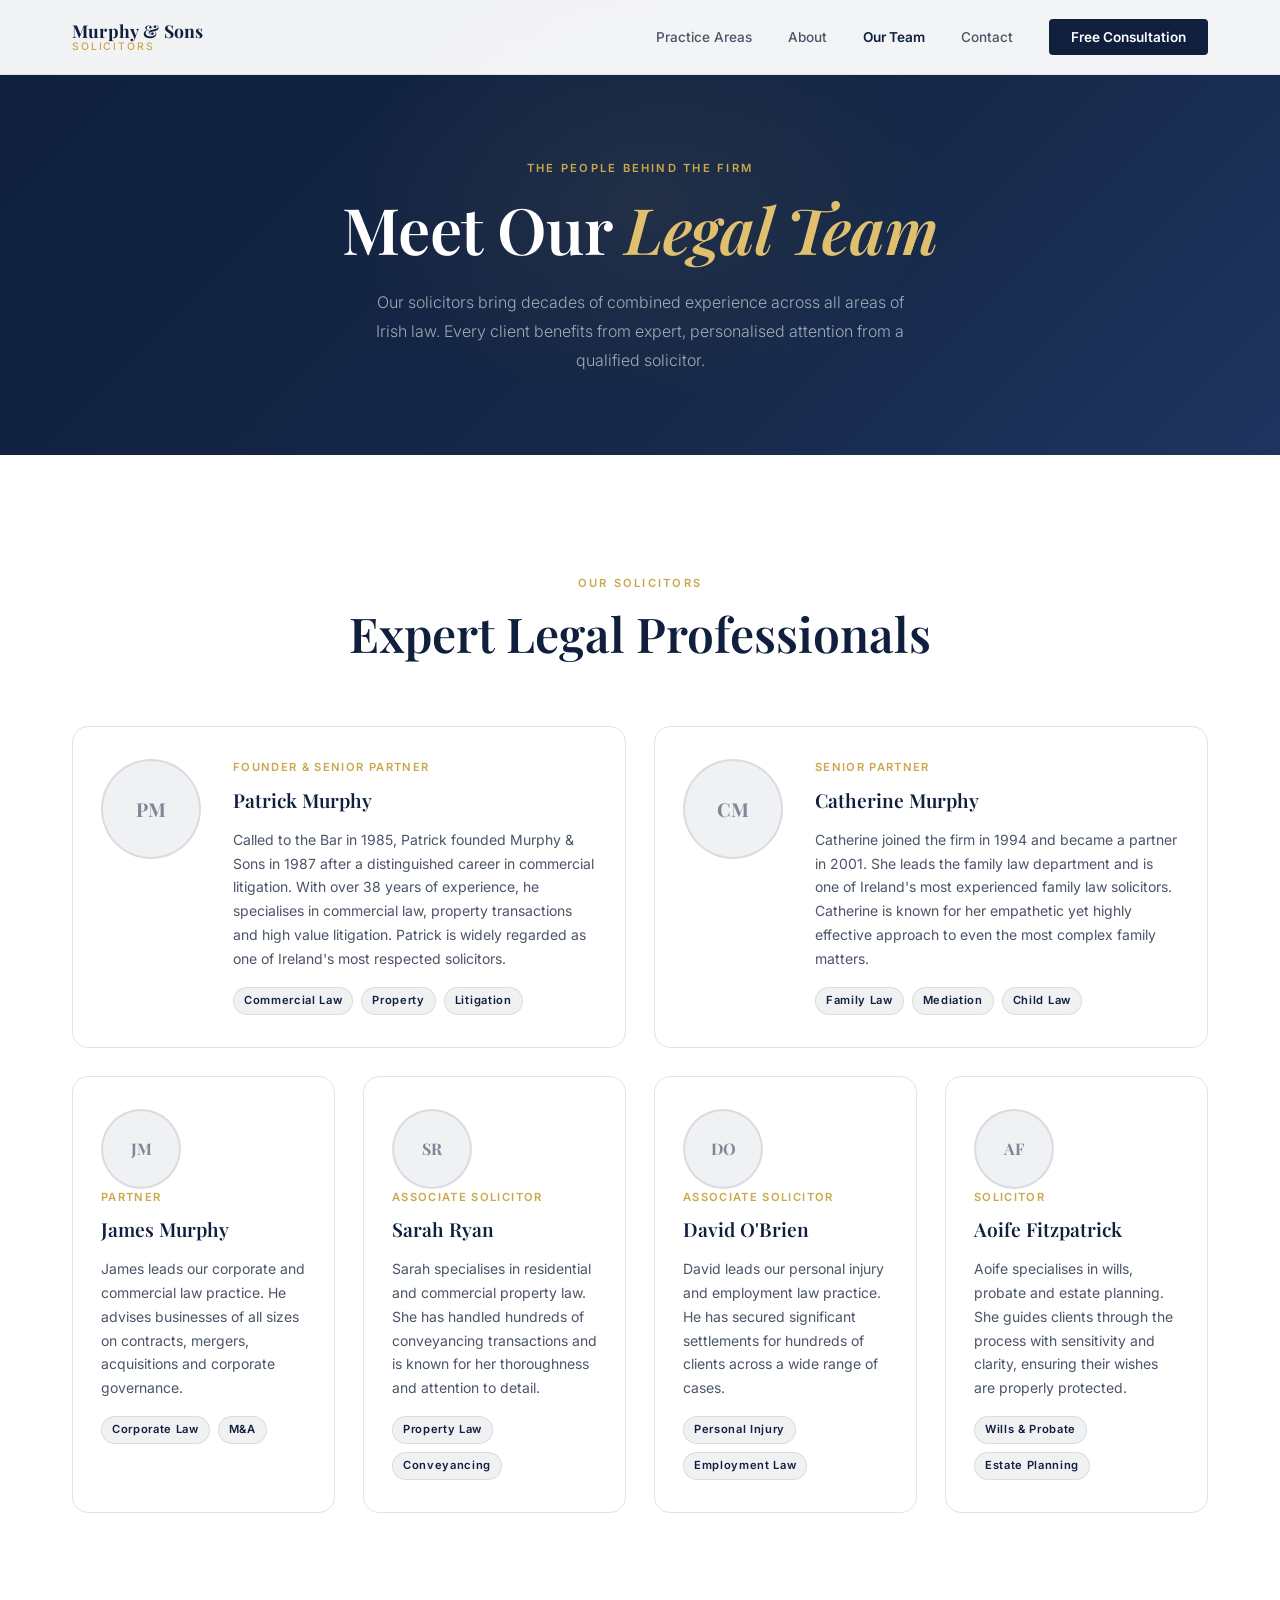
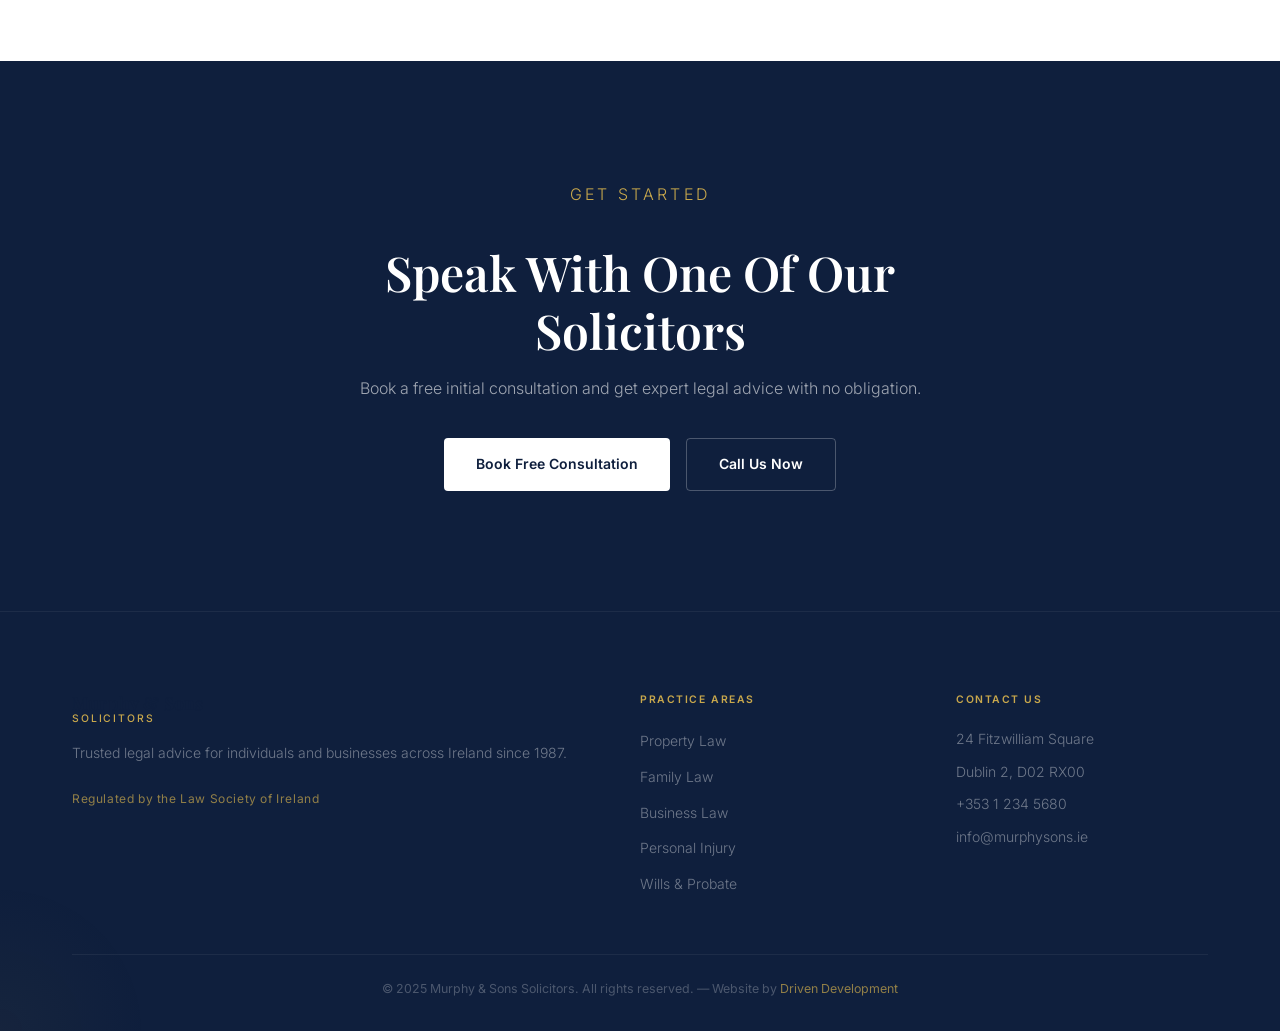
<file: pages/about.html>
<!DOCTYPE html>
<html lang="en">
<head>
  <meta charset="UTF-8" />
  <meta name="viewport" content="width=device-width, initial-scale=1.0" />
  <meta name="description" content="Our Team — Murphy & Sons Solicitors" />
  <title>Our Team — Murphy & Sons Solicitors</title>
  <link rel="stylesheet" href="../style.css" />
  <link rel="stylesheet" href="inner.css" />
  <link rel="preconnect" href="https://fonts.googleapis.com" />
  <link rel="preconnect" href="https://fonts.gstatic.com" crossorigin />
  <link href="https://fonts.googleapis.com/css2?family=Playfair+Display:ital,wght@0,400;0,500;0,600;0,700;1,400;1,600&family=Inter:wght@300;400;500;600;700&display=swap" rel="stylesheet" />
</head>
<body>

  <!-- NAVIGATION -->
  <nav class="nav" id="nav">
    <div class="nav__inner">
      <a href="../index.html" class="nav__logo">
        <span class="logo__name">Murphy & Sons</span>
        <span class="logo__tag">Solicitors</span>
      </a>
      <ul class="nav__links" id="navLinks">
        <li><a href="../index.html#practice-areas">Practice Areas</a></li>
        <li><a href="../index.html#about">About</a></li>
        <li><a href="about.html" class="nav__active">Our Team</a></li>
        <li><a href="contact.html">Contact</a></li>
        <li><a href="contact.html" class="nav__cta">Free Consultation</a></li>
      </ul>
      <button class="nav__burger" id="burger" aria-label="Open menu">
        <span></span><span></span><span></span>
      </button>
    </div>
  </nav>

  <!-- PAGE HERO -->
  <section class="page-hero">
    <div class="container">
      <div class="page-hero__inner">
        <p class="section__label">The People Behind The Firm</p>
        <h1 class="page-hero__title">Meet Our <em>Legal Team</em></h1>
        <p class="page-hero__sub">Our solicitors bring decades of combined experience across all areas of Irish law. Every client benefits from expert, personalised attention from a qualified solicitor.</p>
      </div>
    </div>
  </section>

  <!-- TEAM -->
  <section class="team section">
    <div class="container">
      <div class="section__header">
        <p class="section__label">Our Solicitors</p>
        <h2 class="section__title">Expert Legal Professionals</h2>
      </div>
      <div class="team__grid">
        <div class="team__card team__card--featured">
          <div class="team__photo">
            <div class="team__photo-placeholder">PM</div>
          </div>
          <div class="team__info">
            <span class="team__role">Founder & Senior Partner</span>
            <h3>Patrick Murphy</h3>
            <p>Called to the Bar in 1985, Patrick founded Murphy & Sons in 1987 after a distinguished career in commercial litigation. With over 38 years of experience, he specialises in commercial law, property transactions and high value litigation. Patrick is widely regarded as one of Ireland's most respected solicitors.</p>
            <div class="team__specialisms">
              <span>Commercial Law</span>
              <span>Property</span>
              <span>Litigation</span>
            </div>
          </div>
        </div>
        <div class="team__card team__card--featured">
          <div class="team__photo">
            <div class="team__photo-placeholder">CM</div>
          </div>
          <div class="team__info">
            <span class="team__role">Senior Partner</span>
            <h3>Catherine Murphy</h3>
            <p>Catherine joined the firm in 1994 and became a partner in 2001. She leads the family law department and is one of Ireland's most experienced family law solicitors. Catherine is known for her empathetic yet highly effective approach to even the most complex family matters.</p>
            <div class="team__specialisms">
              <span>Family Law</span>
              <span>Mediation</span>
              <span>Child Law</span>
            </div>
          </div>
        </div>
      </div>
      <div class="team__grid team__grid--sm">
        <div class="team__card">
          <div class="team__photo">
            <div class="team__photo-placeholder">JM</div>
          </div>
          <div class="team__info">
            <span class="team__role">Partner</span>
            <h3>James Murphy</h3>
            <p>James leads our corporate and commercial law practice. He advises businesses of all sizes on contracts, mergers, acquisitions and corporate governance.</p>
            <div class="team__specialisms">
              <span>Corporate Law</span>
              <span>M&A</span>
            </div>
          </div>
        </div>
        <div class="team__card">
          <div class="team__photo">
            <div class="team__photo-placeholder">SR</div>
          </div>
          <div class="team__info">
            <span class="team__role">Associate Solicitor</span>
            <h3>Sarah Ryan</h3>
            <p>Sarah specialises in residential and commercial property law. She has handled hundreds of conveyancing transactions and is known for her thoroughness and attention to detail.</p>
            <div class="team__specialisms">
              <span>Property Law</span>
              <span>Conveyancing</span>
            </div>
          </div>
        </div>
        <div class="team__card">
          <div class="team__photo">
            <div class="team__photo-placeholder">DO</div>
          </div>
          <div class="team__info">
            <span class="team__role">Associate Solicitor</span>
            <h3>David O'Brien</h3>
            <p>David leads our personal injury and employment law practice. He has secured significant settlements for hundreds of clients across a wide range of cases.</p>
            <div class="team__specialisms">
              <span>Personal Injury</span>
              <span>Employment Law</span>
            </div>
          </div>
        </div>
        <div class="team__card">
          <div class="team__photo">
            <div class="team__photo-placeholder">AF</div>
          </div>
          <div class="team__info">
            <span class="team__role">Solicitor</span>
            <h3>Aoife Fitzpatrick</h3>
            <p>Aoife specialises in wills, probate and estate planning. She guides clients through the process with sensitivity and clarity, ensuring their wishes are properly protected.</p>
            <div class="team__specialisms">
              <span>Wills & Probate</span>
              <span>Estate Planning</span>
            </div>
          </div>
        </div>
      </div>
    </div>
  </section>

  <!-- CTA -->
  <section class="cta-banner">
    <div class="container">
      <div class="cta-banner__inner">
        <p class="section__label">Get Started</p>
        <h2>Speak With One Of Our Solicitors</h2>
        <p>Book a free initial consultation and get expert legal advice with no obligation.</p>
        <div class="cta-banner__actions">
          <a href="contact.html" class="btn btn--white">Book Free Consultation</a>
          <a href="tel:+35312345680" class="btn btn--ghost-white">Call Us Now</a>
        </div>
      </div>
    </div>
  </section>

  <!-- FOOTER -->
  <footer class="footer">
    <div class="container">
      <div class="footer__inner">
        <div class="footer__brand">
          <a href="../index.html" class="nav__logo">
            <span class="logo__name">Murphy & Sons</span>
            <span class="logo__tag">Solicitors</span>
          </a>
          <p>Trusted legal advice for individuals and businesses across Ireland since 1987.</p>
          <div class="footer__reg">
            <span>Regulated by the Law Society of Ireland</span>
          </div>
        </div>
        <div class="footer__links">
          <h4>Practice Areas</h4>
          <ul>
            <li><a href="../index.html#practice-areas">Property Law</a></li>
            <li><a href="../index.html#practice-areas">Family Law</a></li>
            <li><a href="../index.html#practice-areas">Business Law</a></li>
            <li><a href="../index.html#practice-areas">Personal Injury</a></li>
            <li><a href="../index.html#practice-areas">Wills & Probate</a></li>
          </ul>
        </div>
        <div class="footer__contact">
          <h4>Contact Us</h4>
          <ul>
            <li>24 Fitzwilliam Square</li>
            <li>Dublin 2, D02 RX00</li>
            <li><a href="tel:+35312345680">+353 1 234 5680</a></li>
            <li><a href="mailto:info@murphysons.ie">info@murphysons.ie</a></li>
          </ul>
        </div>
      </div>
      <div class="footer__bottom">
        <p>© 2025 Murphy & Sons Solicitors. All rights reserved. — Website by <a href="https://cbyrne290-hub.github.io/driven-development" target="_blank">Driven Development</a></p>
      </div>
    </div>
  </footer>

  <script src="../script.js"></script>
  <script src="inner.js"></script>
</body>
</html>
</file>
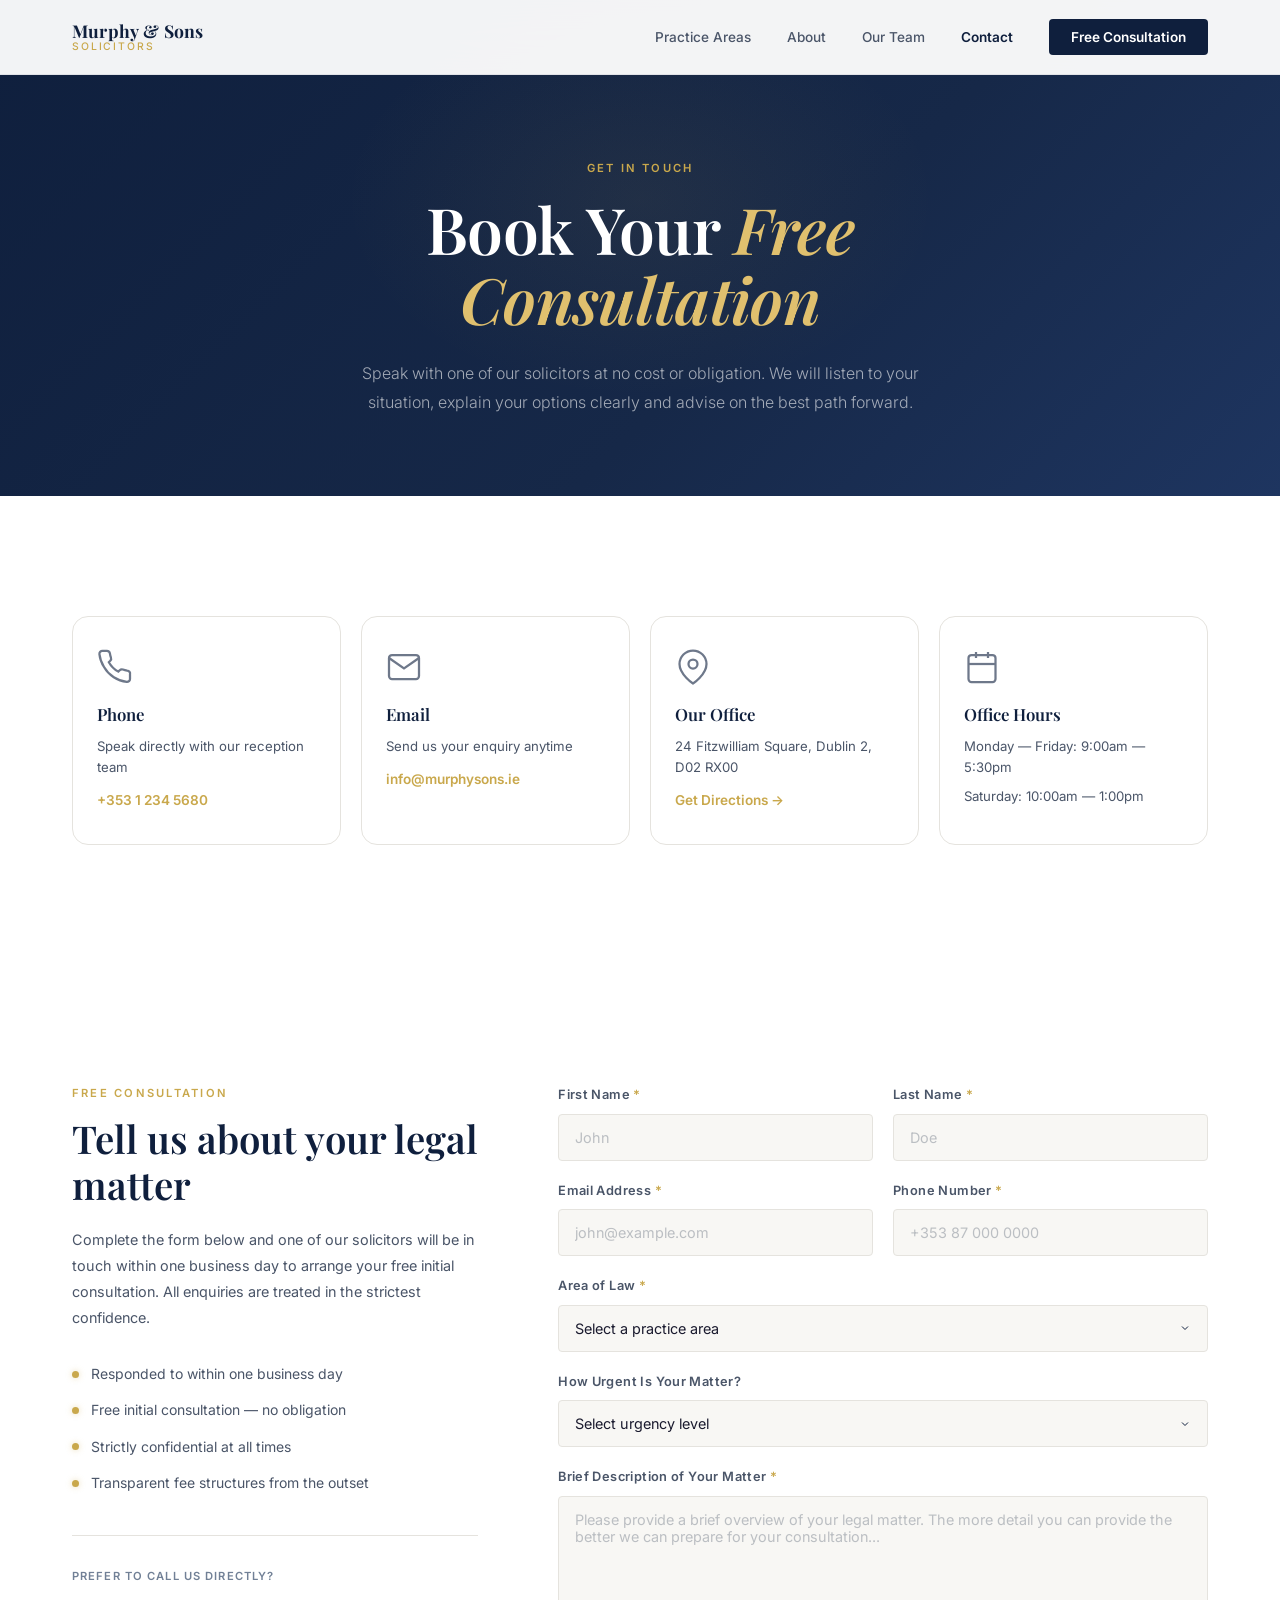
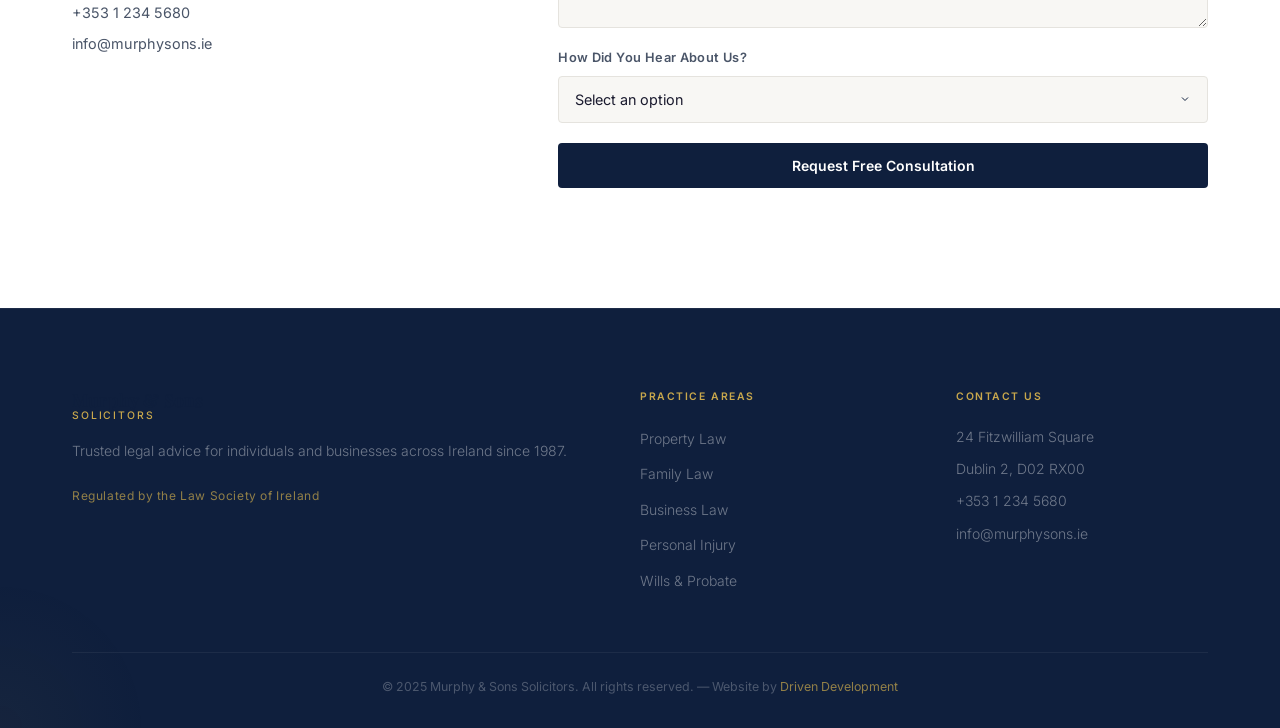
<file: pages/contact.html>
<!DOCTYPE html>
<html lang="en">
<head>
  <meta charset="UTF-8" />
  <meta name="viewport" content="width=device-width, initial-scale=1.0" />
  <meta name="description" content="Contact Murphy & Sons Solicitors — Book a free consultation." />
  <title>Contact — Murphy & Sons Solicitors</title>
  <link rel="stylesheet" href="../style.css" />
  <link rel="stylesheet" href="inner.css" />
  <link rel="preconnect" href="https://fonts.googleapis.com" />
  <link rel="preconnect" href="https://fonts.gstatic.com" crossorigin />
  <link href="https://fonts.googleapis.com/css2?family=Playfair+Display:ital,wght@0,400;0,500;0,600;0,700;1,400;1,600&family=Inter:wght@300;400;500;600;700&display=swap" rel="stylesheet" />
</head>
<body>

  <!-- NAVIGATION -->
  <nav class="nav" id="nav">
    <div class="nav__inner">
      <a href="../index.html" class="nav__logo">
        <span class="logo__name">Murphy & Sons</span>
        <span class="logo__tag">Solicitors</span>
      </a>
      <ul class="nav__links" id="navLinks">
        <li><a href="../index.html#practice-areas">Practice Areas</a></li>
        <li><a href="../index.html#about">About</a></li>
        <li><a href="about.html">Our Team</a></li>
        <li><a href="contact.html" class="nav__active">Contact</a></li>
        <li><a href="contact.html" class="nav__cta">Free Consultation</a></li>
      </ul>
      <button class="nav__burger" id="burger" aria-label="Open menu">
        <span></span><span></span><span></span>
      </button>
    </div>
  </nav>

  <!-- PAGE HERO -->
  <section class="page-hero">
    <div class="container">
      <div class="page-hero__inner">
        <p class="section__label">Get In Touch</p>
        <h1 class="page-hero__title">Book Your <em>Free Consultation</em></h1>
        <p class="page-hero__sub">Speak with one of our solicitors at no cost or obligation. We will listen to your situation, explain your options clearly and advise on the best path forward.</p>
      </div>
    </div>
  </section>

  <!-- CONTACT INFO -->
  <section class="contact-info section">
    <div class="container">
      <div class="contact-info__grid">
        <a href="tel:+35312345680" class="contact-info__card">
          <div class="contact-info__icon">
            <svg viewBox="0 0 24 24" fill="none" stroke="currentColor" stroke-width="1.5"><path d="M22 16.92v3a2 2 0 0 1-2.18 2 19.79 19.79 0 0 1-8.63-3.07A19.5 19.5 0 0 1 4.69 12 19.79 19.79 0 0 1 1.61 3.4 2 2 0 0 1 3.6 1.22h3a2 2 0 0 1 2 1.72c.127.96.361 1.903.7 2.81a2 2 0 0 1-.45 2.11L7.91 8.8a16 16 0 0 0 6.29 6.29l.95-.95a2 2 0 0 1 2.11-.45c.907.339 1.85.573 2.81.7A2 2 0 0 1 22 16.92z"/></svg>
          </div>
          <h3>Phone</h3>
          <p>Speak directly with our reception team</p>
          <span>+353 1 234 5680</span>
        </a>
        <a href="mailto:info@murphysons.ie" class="contact-info__card">
          <div class="contact-info__icon">
            <svg viewBox="0 0 24 24" fill="none" stroke="currentColor" stroke-width="1.5"><path d="M4 4h16c1.1 0 2 .9 2 2v12c0 1.1-.9 2-2 2H4c-1.1 0-2-.9-2-2V6c0-1.1.9-2 2-2z"/><polyline points="22,6 12,13 2,6"/></svg>
          </div>
          <h3>Email</h3>
          <p>Send us your enquiry anytime</p>
          <span>info@murphysons.ie</span>
        </a>
        <div class="contact-info__card">
          <div class="contact-info__icon">
            <svg viewBox="0 0 24 24" fill="none" stroke="currentColor" stroke-width="1.5"><path d="M21 10c0 7-9 13-9 13s-9-6-9-13a9 9 0 0 1 18 0z"/><circle cx="12" cy="10" r="3"/></svg>
          </div>
          <h3>Our Office</h3>
          <p>24 Fitzwilliam Square, Dublin 2, D02 RX00</p>
          <span>Get Directions →</span>
        </div>
        <div class="contact-info__card">
          <div class="contact-info__icon">
            <svg viewBox="0 0 24 24" fill="none" stroke="currentColor" stroke-width="1.5"><rect x="3" y="4" width="18" height="18" rx="2" ry="2"/><line x1="16" y1="2" x2="16" y2="6"/><line x1="8" y1="2" x2="8" y2="6"/><line x1="3" y1="10" x2="21" y2="10"/></svg>
          </div>
          <h3>Office Hours</h3>
          <p>Monday — Friday: 9:00am — 5:30pm</p>
          <p>Saturday: 10:00am — 1:00pm</p>
        </div>
      </div>
    </div>
  </section>

  <!-- CONSULTATION FORM -->
  <section class="consultation-form section">
    <div class="container">
      <div class="consultation-form__inner">
        <div class="consultation-form__left">
          <p class="section__label">Free Consultation</p>
          <h2 class="consultation-form__title">Tell us about your legal matter</h2>
          <p class="consultation-form__body">Complete the form below and one of our solicitors will be in touch within one business day to arrange your free initial consultation. All enquiries are treated in the strictest confidence.</p>
          <div class="consultation-notes">
            <div class="consultation-note">
              <div class="note-dot"></div>
              <span>Responded to within one business day</span>
            </div>
            <div class="consultation-note">
              <div class="note-dot"></div>
              <span>Free initial consultation — no obligation</span>
            </div>
            <div class="consultation-note">
              <div class="note-dot"></div>
              <span>Strictly confidential at all times</span>
            </div>
            <div class="consultation-note">
              <div class="note-dot"></div>
              <span>Transparent fee structures from the outset</span>
            </div>
          </div>
          <div class="consultation-direct">
            <h4>Prefer to call us directly?</h4>
            <a href="tel:+35312345680">+353 1 234 5680</a>
            <a href="mailto:info@murphysons.ie">info@murphysons.ie</a>
          </div>
        </div>
        <div class="consultation-form__right">
          <form id="consultationForm">
            <div class="form__row">
              <div class="form__group">
                <label for="firstName">First Name <span>*</span></label>
                <input type="text" id="firstName" placeholder="John" required />
              </div>
              <div class="form__group">
                <label for="lastName">Last Name <span>*</span></label>
                <input type="text" id="lastName" placeholder="Doe" required />
              </div>
            </div>
            <div class="form__row">
              <div class="form__group">
                <label for="email">Email Address <span>*</span></label>
                <input type="email" id="email" placeholder="john@example.com" required />
              </div>
              <div class="form__group">
                <label for="phone">Phone Number <span>*</span></label>
                <input type="tel" id="phone" placeholder="+353 87 000 0000" required />
              </div>
            </div>
            <div class="form__group">
              <label for="practiceArea">Area of Law <span>*</span></label>
              <select id="practiceArea" required>
                <option value="" disabled selected>Select a practice area</option>
                <option>Property Law</option>
                <option>Family Law</option>
                <option>Business & Corporate Law</option>
                <option>Personal Injury</option>
                <option>Wills & Probate</option>
                <option>Employment Law</option>
                <option>Not Sure</option>
              </select>
            </div>
            <div class="form__group">
              <label for="urgency">How Urgent Is Your Matter?</label>
              <select id="urgency">
                <option value="" disabled selected>Select urgency level</option>
                <option>Urgent — needs immediate attention</option>
                <option>Soon — within the next few weeks</option>
                <option>Planning ahead — no immediate rush</option>
              </select>
            </div>
            <div class="form__group">
              <label for="matter">Brief Description of Your Matter <span>*</span></label>
              <textarea id="matter" rows="6" placeholder="Please provide a brief overview of your legal matter. The more detail you can provide the better we can prepare for your consultation..." required></textarea>
            </div>
            <div class="form__group">
              <label for="heardAbout">How Did You Hear About Us?</label>
              <select id="heardAbout">
                <option value="" disabled selected>Select an option</option>
                <option>Google Search</option>
                <option>Referred by a friend or family</option>
                <option>Existing client</option>
                <option>Social media</option>
                <option>Other</option>
              </select>
            </div>
            <div class="form__submit">
              <button type="submit" class="btn btn--primary btn--full">Request Free Consultation</button>
            </div>
            <div class="form__success" id="formSuccess">
              <div class="note-dot"></div>
              <p>Thank you. One of our solicitors will be in touch within one business day.</p>
            </div>
          </form>
        </div>
      </div>
    </div>
  </section>

  <!-- FOOTER -->
  <footer class="footer">
    <div class="container">
      <div class="footer__inner">
        <div class="footer__brand">
          <a href="../index.html" class="nav__logo">
            <span class="logo__name">Murphy & Sons</span>
            <span class="logo__tag">Solicitors</span>
          </a>
          <p>Trusted legal advice for individuals and businesses across Ireland since 1987.</p>
          <div class="footer__reg">
            <span>Regulated by the Law Society of Ireland</span>
          </div>
        </div>
        <div class="footer__links">
          <h4>Practice Areas</h4>
          <ul>
            <li><a href="../index.html#practice-areas">Property Law</a></li>
            <li><a href="../index.html#practice-areas">Family Law</a></li>
            <li><a href="../index.html#practice-areas">Business Law</a></li>
            <li><a href="../index.html#practice-areas">Personal Injury</a></li>
            <li><a href="../index.html#practice-areas">Wills & Probate</a></li>
          </ul>
        </div>
        <div class="footer__contact">
          <h4>Contact Us</h4>
          <ul>
            <li>24 Fitzwilliam Square</li>
            <li>Dublin 2, D02 RX00</li>
            <li><a href="tel:+35312345680">+353 1 234 5680</a></li>
            <li><a href="mailto:info@murphysons.ie">info@murphysons.ie</a></li>
          </ul>
        </div>
      </div>
      <div class="footer__bottom">
        <p>© 2025 Murphy & Sons Solicitors. All rights reserved. — Website by <a href="https://cbyrne290-hub.github.io/driven-development" target="_blank">Driven Development</a></p>
      </div>
    </div>
  </footer>

  <script src="../script.js"></script>
  <script src="inner.js"></script>
</body>
</html>
</file>
<file: style.css>
/* ============================================
   MURPHY & SONS SOLICITORS — STYLESHEET
   ============================================ */

/* --- RESET & BASE --- */
*, *::before, *::after {
  margin: 0;
  padding: 0;
  box-sizing: border-box;
}

:root {
  --navy: #0F1F3D;
  --navy-mid: #162848;
  --navy-light: #1E3560;
  --gold: #C9A84C;
  --gold-light: #E0C06E;
  --white: #FFFFFF;
  --off-white: #F8F7F4;
  --light-grey: #F2F1EE;
  --mid-grey: #E5E3DE;
  --text-dark: #1A1A2E;
  --text-mid: #4A5568;
  --text-light: #718096;
  --font-display: 'Playfair Display', serif;
  --font-main: 'Inter', sans-serif;
  --transition: 0.3s ease;
  --radius: 8px;
  --radius-lg: 16px;
}

html {
  scroll-behavior: smooth;
  font-size: 16px;
}

body {
  font-family: var(--font-main);
  background-color: var(--white);
  color: var(--text-dark);
  overflow-x: hidden;
  line-height: 1.6;
}

a {
  text-decoration: none;
  color: inherit;
}

ul {
  list-style: none;
}

img {
  max-width: 100%;
  display: block;
}

/* --- UTILITY --- */
.container {
  max-width: 1200px;
  margin: 0 auto;
  padding: 0 2rem;
}

.section {
  padding: 120px 0;
}

.section__header {
  text-align: center;
  margin-bottom: 64px;
}

.section__label {
  font-size: 0.7rem;
  font-weight: 600;
  letter-spacing: 0.2em;
  text-transform: uppercase;
  color: var(--gold);
  margin-bottom: 12px;
  display: block;
}

.section__title {
  font-family: var(--font-display);
  font-size: clamp(2rem, 4vw, 3rem);
  font-weight: 600;
  color: var(--navy);
  line-height: 1.2;
}

.section__sub {
  font-size: 1rem;
  color: var(--text-mid);
  max-width: 560px;
  margin: 16px auto 0;
  line-height: 1.7;
}

/* --- BUTTONS --- */
.btn {
  display: inline-flex;
  align-items: center;
  gap: 8px;
  padding: 14px 32px;
  border-radius: 4px;
  font-family: var(--font-main);
  font-size: 0.875rem;
  font-weight: 600;
  cursor: pointer;
  transition: all var(--transition);
  border: none;
  white-space: nowrap;
}

.btn--primary {
  background: var(--navy);
  color: var(--white);
}

.btn--primary:hover {
  background: var(--navy-light);
  transform: translateY(-2px);
}

.btn--ghost {
  background: transparent;
  color: var(--navy);
  border: 1.5px solid rgba(15, 31, 61, 0.25);
}

.btn--ghost:hover {
  border-color: var(--navy);
  transform: translateY(-2px);
}

.btn--white {
  background: var(--white);
  color: var(--navy);
}

.btn--white:hover {
  background: var(--off-white);
  transform: translateY(-2px);
}

.btn--full {
  width: 100%;
  justify-content: center;
}

/* ============================================
   NAVIGATION
   ============================================ */
.nav {
  position: fixed;
  top: 0;
  left: 0;
  right: 0;
  z-index: 1000;
  padding: 20px 0;
  background: rgba(255, 255, 255, 0.95);
  backdrop-filter: blur(20px);
  border-bottom: 1px solid rgba(15, 31, 61, 0.08);
  transition: all var(--transition);
}

.nav.scrolled {
  padding: 14px 0;
  box-shadow: 0 2px 20px rgba(15, 31, 61, 0.08);
}

.nav__inner {
  max-width: 1200px;
  margin: 0 auto;
  padding: 0 2rem;
  display: flex;
  align-items: center;
  justify-content: space-between;
}

.nav__logo {
  display: flex;
  flex-direction: column;
  line-height: 1.2;
}

.logo__name {
  font-family: var(--font-display);
  font-size: 1.1rem;
  font-weight: 700;
  color: var(--navy);
  letter-spacing: 0.01em;
}

.logo__tag {
  font-size: 0.65rem;
  font-weight: 500;
  letter-spacing: 0.18em;
  text-transform: uppercase;
  color: var(--gold);
}

.nav__links {
  display: flex;
  align-items: center;
  gap: 36px;
}

.nav__links a {
  font-size: 0.85rem;
  font-weight: 500;
  color: var(--text-mid);
  transition: color var(--transition);
}

.nav__links a:hover {
  color: var(--navy);
}

.nav__cta {
  background: var(--navy) !important;
  color: var(--white) !important;
  padding: 10px 22px !important;
  border-radius: 4px !important;
  font-weight: 600 !important;
}

.nav__cta:hover {
  background: var(--navy-light) !important;
}

.nav__burger {
  display: none;
  flex-direction: column;
  gap: 5px;
  background: none;
  border: none;
  cursor: pointer;
  padding: 4px;
}

.nav__burger span {
  display: block;
  width: 24px;
  height: 2px;
  background: var(--navy);
  transition: all var(--transition);
  border-radius: 2px;
}

/* ============================================
   HERO
   ============================================ */
.hero {
  min-height: 100vh;
  background: linear-gradient(135deg, var(--navy) 0%, var(--navy-mid) 60%, var(--navy-light) 100%);
  display: flex;
  align-items: center;
  position: relative;
  overflow: hidden;
}

.hero::before {
  content: '';
  position: absolute;
  inset: 0;
  background: radial-gradient(ellipse at 70% 50%, rgba(201, 168, 76, 0.06) 0%, transparent 60%);
}

.hero__inner {
  max-width: 1200px;
  margin: 0 auto;
  padding: 140px 2rem 100px;
  display: grid;
  grid-template-columns: 1.1fr 1fr;
  gap: 80px;
  align-items: center;
  width: 100%;
  position: relative;
  z-index: 1;
}

.hero__tag {
  display: inline-block;
  font-size: 0.7rem;
  font-weight: 600;
  letter-spacing: 0.18em;
  text-transform: uppercase;
  color: var(--gold);
  background: rgba(201, 168, 76, 0.1);
  border: 1px solid rgba(201, 168, 76, 0.2);
  padding: 8px 16px;
  border-radius: 4px;
  margin-bottom: 28px;
}

.hero__heading {
  font-family: var(--font-display);
  font-size: clamp(2.8rem, 5vw, 4.5rem);
  font-weight: 600;
  line-height: 1.1;
  color: var(--white);
  margin-bottom: 24px;
  letter-spacing: -0.01em;
}

.hero__heading em {
  font-style: italic;
  color: var(--gold-light);
}

.hero__sub {
  font-size: 1rem;
  color: rgba(255, 255, 255, 0.65);
  max-width: 480px;
  line-height: 1.8;
  margin-bottom: 40px;
  font-weight: 300;
}

.hero__actions {
  display: flex;
  gap: 16px;
  flex-wrap: wrap;
  margin-bottom: 48px;
}

.hero__trust {
  display: flex;
  align-items: center;
  gap: 28px;
  flex-wrap: wrap;
}

.hero__trust-item strong {
  display: block;
  font-family: var(--font-display);
  font-size: 1.8rem;
  font-weight: 700;
  color: var(--white);
  line-height: 1;
  margin-bottom: 4px;
}

.hero__trust-item span {
  font-size: 0.7rem;
  color: rgba(255, 255, 255, 0.45);
  letter-spacing: 0.08em;
  text-transform: uppercase;
}

.hero__trust-divider {
  width: 1px;
  height: 36px;
  background: rgba(255, 255, 255, 0.12);
}

.hero__card-stack {
  display: flex;
  flex-direction: column;
  gap: 16px;
}

.hero__card {
  background: rgba(255, 255, 255, 0.06);
  border: 1px solid rgba(255, 255, 255, 0.1);
  backdrop-filter: blur(20px);
  border-radius: var(--radius-lg);
  padding: 24px 28px;
  display: flex;
  align-items: center;
  gap: 20px;
  transition: all var(--transition);
}

.hero__card:hover {
  background: rgba(255, 255, 255, 0.1);
  border-color: rgba(201, 168, 76, 0.2);
  transform: translateX(4px);
}

.hero__card-icon {
  width: 40px;
  height: 40px;
  color: var(--gold);
  flex-shrink: 0;
}

.hero__card-icon svg {
  width: 100%;
  height: 100%;
}

.hero__card h3 {
  font-family: var(--font-display);
  font-size: 1rem;
  font-weight: 600;
  color: var(--white);
  margin-bottom: 4px;
}

.hero__card p {
  font-size: 0.8rem;
  color: rgba(255, 255, 255, 0.5);
}

/* ============================================
   PRACTICE AREAS
   ============================================ */
.practice-areas {
  background: var(--off-white);
}

.practice__grid {
  display: grid;
  grid-template-columns: repeat(3, 1fr);
  gap: 24px;
}

.practice__card {
  background: var(--white);
  border: 1px solid var(--mid-grey);
  border-radius: var(--radius-lg);
  padding: 36px 28px;
  transition: all var(--transition);
  position: relative;
  overflow: hidden;
}

.practice__card::before {
  content: '';
  position: absolute;
  top: 0;
  left: 0;
  right: 0;
  height: 3px;
  background: var(--gold);
  transform: scaleX(0);
  transition: transform var(--transition);
}

.practice__card:hover {
  border-color: rgba(15, 31, 61, 0.15);
  box-shadow: 0 8px 32px rgba(15, 31, 61, 0.08);
  transform: translateY(-4px);
}

.practice__card:hover::before {
  transform: scaleX(1);
}

.practice__icon {
  width: 44px;
  height: 44px;
  color: var(--navy);
  margin-bottom: 20px;
  opacity: 0.7;
}

.practice__icon svg {
  width: 100%;
  height: 100%;
}

.practice__card h3 {
  font-family: var(--font-display);
  font-size: 1.15rem;
  font-weight: 600;
  color: var(--navy);
  margin-bottom: 12px;
}

.practice__card p {
  font-size: 0.875rem;
  color: var(--text-mid);
  line-height: 1.7;
  margin-bottom: 20px;
}

.practice__link {
  font-size: 0.8rem;
  font-weight: 600;
  color: var(--gold);
  letter-spacing: 0.03em;
  transition: color var(--transition);
}

.practice__link:hover {
  color: var(--navy);
}

/* ============================================
   ABOUT STRIP
   ============================================ */
.about-strip__inner {
  display: grid;
  grid-template-columns: 1fr 1fr;
  gap: 100px;
  align-items: center;
}

.about-strip__title {
  font-family: var(--font-display);
  font-size: clamp(1.8rem, 3vw, 2.6rem);
  font-weight: 600;
  color: var(--navy);
  margin: 12px 0 24px;
  line-height: 1.2;
}

.about-strip__body {
  font-size: 0.95rem;
  color: var(--text-mid);
  line-height: 1.8;
  margin-bottom: 16px;
}

.about-strip__right {
  border-left: 1px solid var(--mid-grey);
  padding-left: 60px;
}

.value__item {
  display: flex;
  gap: 24px;
  align-items: flex-start;
  margin-bottom: 36px;
  padding-bottom: 36px;
  border-bottom: 1px solid var(--mid-grey);
}

.value__item:last-child {
  margin-bottom: 0;
  padding-bottom: 0;
  border-bottom: none;
}

.value__num {
  font-size: 0.7rem;
  font-weight: 700;
  color: var(--gold);
  letter-spacing: 0.1em;
  padding-top: 4px;
  min-width: 24px;
}

.value__item h4 {
  font-family: var(--font-display);
  font-size: 1rem;
  font-weight: 600;
  color: var(--navy);
  margin-bottom: 8px;
}

.value__item p {
  font-size: 0.875rem;
  color: var(--text-mid);
  line-height: 1.7;
}

/* ============================================
   TESTIMONIALS
   ============================================ */
.testimonials {
  background: var(--off-white);
}

.testimonials__grid {
  display: grid;
  grid-template-columns: repeat(3, 1fr);
  gap: 24px;
}

.testimonial__card {
  background: var(--white);
  border: 1px solid var(--mid-grey);
  border-radius: var(--radius-lg);
  padding: 36px 28px;
  transition: all var(--transition);
}

.testimonial__card:hover {
  box-shadow: 0 8px 32px rgba(15, 31, 61, 0.08);
  transform: translateY(-4px);
}

.testimonial__stars {
  color: var(--gold);
  font-size: 0.9rem;
  letter-spacing: 3px;
  margin-bottom: 16px;
}

.testimonial__card p {
  font-family: var(--font-display);
  font-size: 1rem;
  color: var(--text-mid);
  line-height: 1.8;
  font-style: italic;
  margin-bottom: 24px;
}

.testimonial__author {
  display: flex;
  align-items: center;
  gap: 14px;
}

.author__initials {
  width: 42px;
  height: 42px;
  border-radius: 50%;
  background: rgba(15, 31, 61, 0.06);
  border: 1px solid rgba(15, 31, 61, 0.1);
  display: flex;
  align-items: center;
  justify-content: center;
  font-size: 0.75rem;
  font-weight: 700;
  color: var(--navy);
  flex-shrink: 0;
}

.testimonial__author strong {
  display: block;
  font-size: 0.875rem;
  color: var(--navy);
  font-weight: 600;
}

.testimonial__author span {
  font-size: 0.775rem;
  color: var(--text-light);
}

/* ============================================
   CTA BANNER
   ============================================ */
.cta-banner {
  padding: 120px 0;
  background: var(--navy);
}

.cta-banner__inner {
  text-align: center;
  max-width: 600px;
  margin: 0 auto;
}

.cta-banner__inner .section__label {
  color: var(--gold);
}

.cta-banner__inner h2 {
  font-family: var(--font-display);
  font-size: clamp(2rem, 4vw, 3rem);
  font-weight: 600;
  color: var(--white);
  margin: 12px 0 16px;
  line-height: 1.2;
}

.cta-banner__inner p {
  font-size: 1rem;
  color: rgba(255, 255, 255, 0.6);
  margin-bottom: 36px;
  line-height: 1.7;
  font-weight: 300;
}

.cta-banner__actions {
  display: flex;
  gap: 16px;
  justify-content: center;
  flex-wrap: wrap;
}

/* ============================================
   FOOTER
   ============================================ */
.footer {
  padding: 80px 0 32px;
  background: var(--navy);
  border-top: 1px solid rgba(255, 255, 255, 0.06);
}

.footer__inner {
  display: grid;
  grid-template-columns: 2fr 1fr 1fr;
  gap: 64px;
  margin-bottom: 48px;
}

.footer__brand p {
  font-size: 0.875rem;
  color: rgba(255, 255, 255, 0.4);
  line-height: 1.7;
  margin-top: 16px;
  margin-bottom: 20px;
  font-weight: 300;
}

.footer__reg span {
  font-size: 0.75rem;
  color: var(--gold);
  opacity: 0.7;
  letter-spacing: 0.05em;
}

.footer__links h4,
.footer__contact h4 {
  font-size: 0.65rem;
  font-weight: 600;
  letter-spacing: 0.15em;
  text-transform: uppercase;
  color: var(--gold);
  margin-bottom: 20px;
}

.footer__links ul li,
.footer__contact ul li {
  margin-bottom: 10px;
}

.footer__links ul a,
.footer__contact ul a,
.footer__contact ul li {
  font-size: 0.875rem;
  color: rgba(255, 255, 255, 0.4);
  transition: color var(--transition);
  font-weight: 300;
}

.footer__links ul a:hover,
.footer__contact ul a:hover {
  color: var(--gold);
}

.footer__bottom {
  border-top: 1px solid rgba(255, 255, 255, 0.06);
  padding-top: 24px;
  text-align: center;
}

.footer__bottom p {
  font-size: 0.775rem;
  color: rgba(255, 255, 255, 0.25);
}

.footer__bottom a {
  color: var(--gold);
  opacity: 0.7;
  transition: opacity var(--transition);
}

.footer__bottom a:hover {
  opacity: 1;
}

/* ============================================
   REVEAL ANIMATIONS
   ============================================ */
.reveal {
  opacity: 0;
  transform: translateY(24px);
  transition: opacity 0.7s ease, transform 0.7s ease;
}

.reveal.visible {
  opacity: 1;
  transform: translateY(0);
}

/* ============================================
   RESPONSIVE
   ============================================ */
@media (max-width: 1024px) {
  .hero__inner {
    gap: 48px;
  }

  .practice__grid {
    grid-template-columns: repeat(2, 1fr);
  }

  .about-strip__inner {
    gap: 60px;
  }
}

@media (max-width: 768px) {
  .section {
    padding: 80px 0;
  }

  .nav__links {
    display: none;
    position: fixed;
    top: 0;
    left: 0;
    right: 0;
    bottom: 0;
    background: var(--white);
    flex-direction: column;
    align-items: center;
    justify-content: center;
    gap: 32px;
    z-index: 999;
  }

  .nav__links.open {
    display: flex;
  }

  .nav__links a {
    font-size: 1rem;
    color: var(--navy);
  }

  .nav__burger {
    display: flex;
    z-index: 1001;
  }

  .hero__inner {
    grid-template-columns: 1fr;
    gap: 48px;
  }

  .practice__grid {
    grid-template-columns: 1fr;
  }

  .about-strip__inner {
    grid-template-columns: 1fr;
    gap: 48px;
  }

  .about-strip__right {
    border-left: none;
    padding-left: 0;
    border-top: 1px solid var(--mid-grey);
    padding-top: 48px;
  }

  .testimonials__grid {
    grid-template-columns: 1fr;
  }

  .footer__inner {
    grid-template-columns: 1fr;
    gap: 40px;
  }

  .hero__trust {
    gap: 16px;
  }

  .hero__trust-divider {
    display: none;
  }
}

@media (max-width: 480px) {
  .hero__heading {
    font-size: 2.5rem;
  }
}

/* --- IMAGE BREAK --- */
.img-break {
  position: relative;
  height: 480px;
  overflow: hidden;
}

.img-break img {
  width: 100%;
  height: 100%;
  object-fit: cover;
  object-position: center;
}

.img-break__overlay {
  position: absolute;
  inset: 0;
  background: rgba(15, 31, 61, 0.6);
  display: flex;
  align-items: center;
  justify-content: center;
}

.img-break__overlay p {
  font-family: 'Playfair Display', serif;
  font-size: clamp(1.5rem, 3vw, 2.5rem);
  font-style: italic;
  color: rgba(255, 255, 255, 0.88);
  letter-spacing: 0.03em;
  text-align: center;
  padding: 0 2rem;
}
</file>
<file: pages/inner.css>
/* ============================================
   MURPHY & SONS — INNER PAGES STYLESHEET
   ============================================ */

/* --- NAV ACTIVE --- */
.nav__active {
  color: var(--navy) !important;
  font-weight: 600 !important;
}

/* --- PAGE HERO --- */
.page-hero {
  padding: 160px 0 80px;
  text-align: center;
  background: linear-gradient(135deg, var(--navy) 0%, var(--navy-mid) 60%, var(--navy-light) 100%);
  position: relative;
  overflow: hidden;
}

.page-hero::before {
  content: '';
  position: absolute;
  top: 0;
  left: 50%;
  transform: translateX(-50%);
  width: 600px;
  height: 400px;
  background: radial-gradient(ellipse, rgba(201, 168, 76, 0.07) 0%, transparent 70%);
  pointer-events: none;
}

.page-hero__inner {
  position: relative;
  z-index: 1;
  max-width: 700px;
  margin: 0 auto;
}

.page-hero__inner .section__label {
  color: var(--gold);
}

.page-hero__title {
  font-family: var(--font-display);
  font-size: clamp(2.8rem, 5vw, 4.5rem);
  font-weight: 600;
  line-height: 1.1;
  color: var(--white);
  margin: 16px 0 24px;
  letter-spacing: -0.01em;
}

.page-hero__title em {
  font-style: italic;
  color: var(--gold-light);
}

.page-hero__sub {
  font-size: 1rem;
  color: rgba(255, 255, 255, 0.6);
  line-height: 1.8;
  max-width: 560px;
  margin: 0 auto;
  font-weight: 300;
}

/* ============================================
   TEAM PAGE
   ============================================ */
.team__grid {
  display: grid;
  grid-template-columns: repeat(2, 1fr);
  gap: 28px;
  margin-bottom: 28px;
}

.team__grid--sm {
  grid-template-columns: repeat(4, 1fr);
}

.team__card {
  background: var(--white);
  border: 1px solid var(--mid-grey);
  border-radius: var(--radius-lg);
  padding: 32px 28px;
  transition: all var(--transition);
}

.team__card:hover {
  box-shadow: 0 8px 32px rgba(15, 31, 61, 0.08);
  transform: translateY(-4px);
  border-color: rgba(15, 31, 61, 0.15);
}

.team__card--featured {
  display: flex;
  gap: 32px;
  align-items: flex-start;
}

.team__photo {
  width: 80px;
  height: 80px;
  border-radius: 50%;
  background: rgba(15, 31, 61, 0.06);
  border: 2px solid rgba(15, 31, 61, 0.1);
  display: flex;
  align-items: center;
  justify-content: center;
  flex-shrink: 0;
}

.team__card--featured .team__photo {
  width: 100px;
  height: 100px;
}

.team__photo-placeholder {
  font-family: var(--font-display);
  font-size: 1rem;
  font-weight: 700;
  color: var(--navy);
  opacity: 0.5;
}

.team__card--featured .team__photo-placeholder {
  font-size: 1.2rem;
}

.team__role {
  display: block;
  font-size: 0.7rem;
  font-weight: 600;
  letter-spacing: 0.12em;
  text-transform: uppercase;
  color: var(--gold);
  margin-bottom: 8px;
}

.team__card h3 {
  font-family: var(--font-display);
  font-size: 1.2rem;
  font-weight: 600;
  color: var(--navy);
  margin-bottom: 12px;
}

.team__card p {
  font-size: 0.875rem;
  color: var(--text-mid);
  line-height: 1.7;
  margin-bottom: 16px;
}

.team__specialisms {
  display: flex;
  gap: 8px;
  flex-wrap: wrap;
}

.team__specialisms span {
  font-size: 0.7rem;
  font-weight: 600;
  letter-spacing: 0.06em;
  color: var(--navy);
  background: rgba(15, 31, 61, 0.06);
  border: 1px solid rgba(15, 31, 61, 0.1);
  padding: 4px 10px;
  border-radius: 100px;
}

/* Ghost white button for dark CTA */
.btn--ghost-white {
  background: transparent;
  color: var(--white);
  border: 1.5px solid rgba(255, 255, 255, 0.25);
  display: inline-flex;
  align-items: center;
  gap: 8px;
  padding: 14px 32px;
  border-radius: 4px;
  font-family: var(--font-main);
  font-size: 0.875rem;
  font-weight: 600;
  cursor: pointer;
  transition: all var(--transition);
  white-space: nowrap;
}

.btn--ghost-white:hover {
  border-color: var(--white);
  transform: translateY(-2px);
}

/* ============================================
   CONTACT PAGE
   ============================================ */
.contact-info__grid {
  display: grid;
  grid-template-columns: repeat(4, 1fr);
  gap: 20px;
}

.contact-info__card {
  background: var(--white);
  border: 1px solid var(--mid-grey);
  border-radius: var(--radius-lg);
  padding: 32px 24px;
  transition: all var(--transition);
  display: flex;
  flex-direction: column;
  gap: 8px;
}

.contact-info__card:hover {
  box-shadow: 0 8px 32px rgba(15, 31, 61, 0.08);
  transform: translateY(-4px);
  border-color: rgba(15, 31, 61, 0.15);
}

.contact-info__icon {
  width: 36px;
  height: 36px;
  color: var(--navy);
  opacity: 0.6;
  margin-bottom: 8px;
}

.contact-info__icon svg {
  width: 100%;
  height: 100%;
}

.contact-info__card h3 {
  font-family: var(--font-display);
  font-size: 1.05rem;
  font-weight: 600;
  color: var(--navy);
}

.contact-info__card p {
  font-size: 0.825rem;
  color: var(--text-mid);
  line-height: 1.6;
}

.contact-info__card span {
  font-size: 0.85rem;
  font-weight: 600;
  color: var(--gold);
  margin-top: 4px;
}

.consultation-form__inner {
  display: grid;
  grid-template-columns: 1fr 1.6fr;
  gap: 80px;
  align-items: flex-start;
}

.consultation-form__title {
  font-family: var(--font-display);
  font-size: clamp(1.8rem, 3vw, 2.4rem);
  font-weight: 600;
  color: var(--navy);
  margin: 12px 0 20px;
  line-height: 1.2;
}

.consultation-form__body {
  font-size: 0.9rem;
  color: var(--text-mid);
  line-height: 1.8;
  margin-bottom: 32px;
}

.consultation-notes {
  display: flex;
  flex-direction: column;
  gap: 14px;
  margin-bottom: 40px;
}

.consultation-note {
  display: flex;
  align-items: center;
  gap: 12px;
  font-size: 0.875rem;
  color: var(--text-mid);
}

.note-dot {
  width: 7px;
  height: 7px;
  border-radius: 50%;
  background: var(--gold);
  box-shadow: 0 0 6px rgba(201, 168, 76, 0.4);
  flex-shrink: 0;
}

.consultation-direct {
  border-top: 1px solid var(--mid-grey);
  padding-top: 32px;
}

.consultation-direct h4 {
  font-size: 0.7rem;
  font-weight: 600;
  letter-spacing: 0.1em;
  text-transform: uppercase;
  color: var(--text-light);
  margin-bottom: 16px;
}

.consultation-direct a {
  display: block;
  font-size: 0.9rem;
  color: var(--text-mid);
  margin-bottom: 8px;
  transition: color var(--transition);
}

.consultation-direct a:hover {
  color: var(--navy);
}

/* FORMS */
.form__row {
  display: grid;
  grid-template-columns: 1fr 1fr;
  gap: 20px;
}

.form__group {
  display: flex;
  flex-direction: column;
  gap: 8px;
  margin-bottom: 20px;
}

.form__group label {
  font-size: 0.8rem;
  font-weight: 600;
  color: var(--text-mid);
  letter-spacing: 0.03em;
}

.form__group label span {
  color: var(--gold);
}

.form__group input,
.form__group select,
.form__group textarea {
  background: var(--off-white);
  border: 1px solid var(--mid-grey);
  border-radius: 4px;
  padding: 14px 16px;
  font-family: var(--font-main);
  font-size: 0.9rem;
  color: var(--text-dark);
  transition: border-color var(--transition);
  outline: none;
  width: 100%;
}

.form__group input::placeholder,
.form__group textarea::placeholder {
  color: rgba(74, 85, 104, 0.35);
}

.form__group input:focus,
.form__group select:focus,
.form__group textarea:focus {
  border-color: var(--navy);
  background: var(--white);
}

.form__group select {
  cursor: pointer;
  appearance: none;
  background-image: url("data:image/svg+xml,%3Csvg xmlns='http://www.w3.org/2000/svg' width='12' height='12' viewBox='0 0 24 24' fill='none' stroke='%230F1F3D' stroke-width='2'%3E%3Cpolyline points='6 9 12 15 18 9'/%3E%3C/svg%3E");
  background-repeat: no-repeat;
  background-position: right 16px center;
  padding-right: 40px;
  background-color: var(--off-white);
}

.form__group select option {
  background: var(--white);
  color: var(--text-dark);
}

.form__group textarea {
  resize: vertical;
  min-height: 120px;
}

.btn--full {
  width: 100%;
  justify-content: center;
}

.form__success {
  display: none;
  align-items: center;
  gap: 12px;
  margin-top: 20px;
  padding: 16px 20px;
  background: rgba(201, 168, 76, 0.06);
  border: 1px solid rgba(201, 168, 76, 0.2);
  border-radius: 4px;
}

.form__success.visible {
  display: flex;
}

.form__success p {
  font-size: 0.875rem;
  color: var(--text-mid);
}

/* ============================================
   RESPONSIVE
   ============================================ */
@media (max-width: 1024px) {
  .team__grid--sm {
    grid-template-columns: repeat(2, 1fr);
  }

  .contact-info__grid {
    grid-template-columns: repeat(2, 1fr);
  }
}

@media (max-width: 768px) {
  .page-hero {
    padding: 120px 0 60px;
  }

  .team__grid {
    grid-template-columns: 1fr;
  }

  .team__grid--sm {
    grid-template-columns: 1fr;
  }

  .team__card--featured {
    flex-direction: column;
    gap: 20px;
  }

  .contact-info__grid {
    grid-template-columns: 1fr 1fr;
  }

  .consultation-form__inner {
    grid-template-columns: 1fr;
    gap: 48px;
  }

  .form__row {
    grid-template-columns: 1fr;
  }
}

@media (max-width: 480px) {
  .contact-info__grid {
    grid-template-columns: 1fr;
  }
}
</file>
